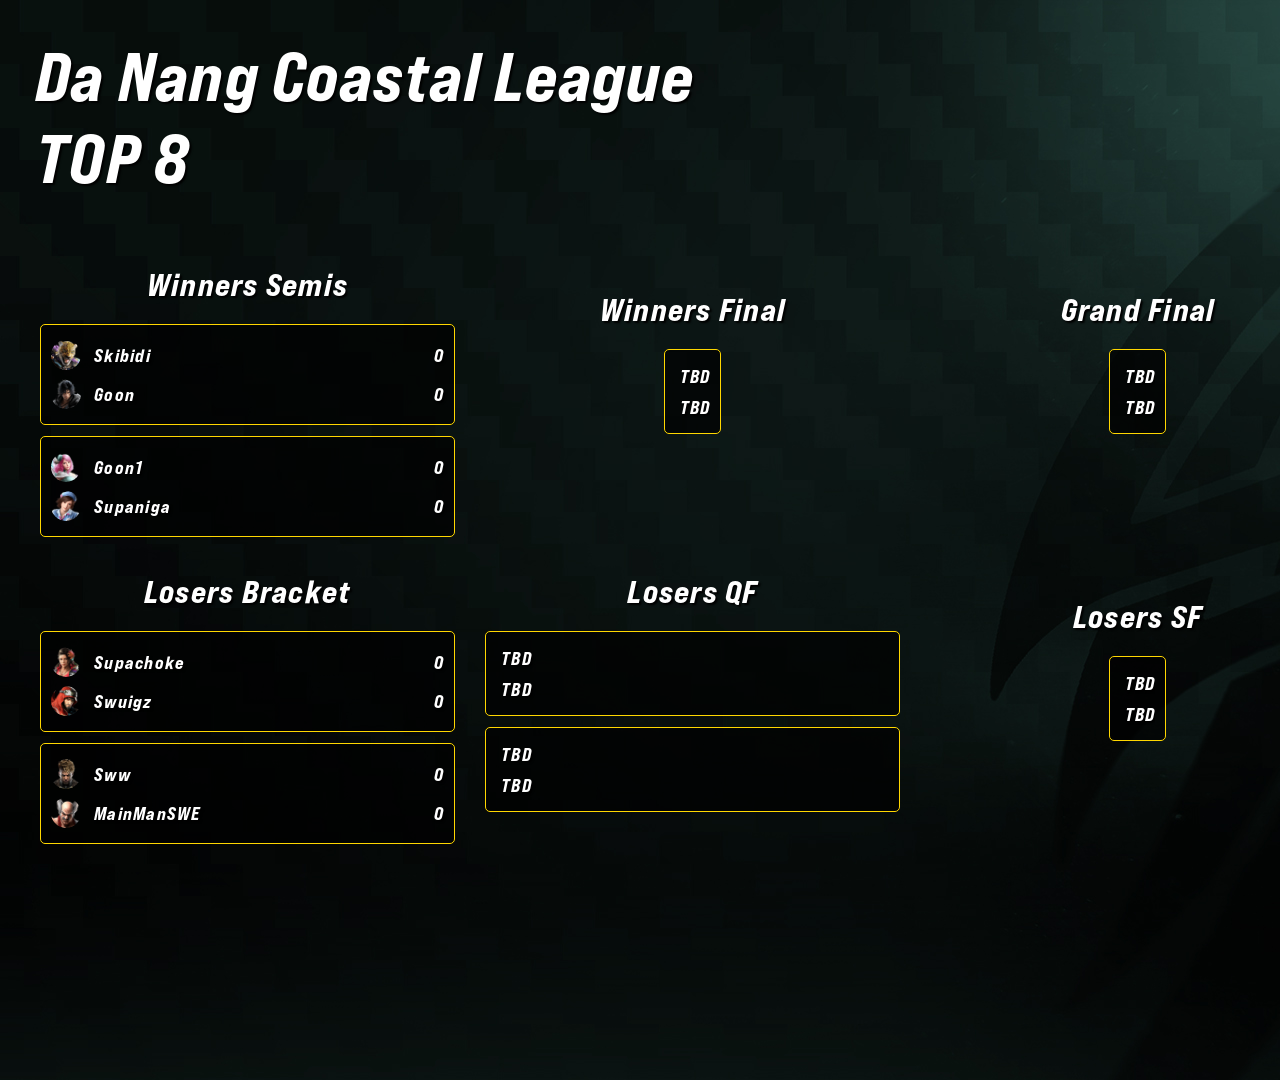
<file: templates/bracket/bracket.html>
<!DOCTYPE html>
<html>
<head>
    <meta charset="UTF-8">
    <link rel="stylesheet" href="../../styles/style.css">
    <style>
        body {
            background-image: url('../../images/bracket_bg.jpg');
			letter-spacing: 1.25px;
			text-shadow: 3px 3px 3px 3px black;
        }
		
        .event-info {
            position: absolute;
            top: 25px;
            left: 35px;
            font-size: 68px;
            font-weight: bold;
            padding: 10px 0px 25px 0px;
            border-radius: 5px;
            z-index: 10;
        }
		
        .bracket {
            position: absolute;
            top: 235px;
            left: 35px;
            right: 20px;
            bottom: 10px;
            overflow-y: auto;
            padding: 20px 0;
            display: flex;
            flex-direction: column;
            gap: 15px;
        }
		

        .winners-row, .losers-row {
            display: grid;
            grid-template-columns: repeat(6, 1fr);
            gap: 20px;
        }
		

        .column {
            border-radius: 8px;
            padding: 5px;
            width: 425px;
        }
		

        .single-match-column {
            padding-top: 30px;   /* adjust this value to move header down */
        }
		
        .column h3 {
            text-align: center;
            margin-bottom: 10px;
            padding: 5px;
            border-radius: 4px;
            font-size: 32px;
        }
        .match-stack {
            display: flex;
            flex-direction: column;
            gap: 1px;
        }
        .single-match-container {
            display: flex;
            align-items: center;
            justify-content: center;
        }
        .match {
            background: rgba(0,0,0,0.7);
            border: 1px solid gold;
            border-radius: 5px;
            margin: 5px 0;
            padding: 8px;
        }
        .player-entry {
            display: flex;
            align-items: center;
            justify-content: space-between;
            margin: 5px 0;
            font-size: 18px;
            padding: 2px;
            border-radius: 3px;
        }
        .winner {
            background: rgba(255,215,0,0.3);
            font-weight: bold;
        }
        .player-name {
            flex: 1;
            white-space: nowrap;
            overflow: hidden;
            text-overflow: ellipsis;
            margin-left: 5px;
        }
        .player-score {
            margin-left: 8px;
            font-weight: bold;
            width: 30px;
            text-align: right;
        }
		
        .country {
            font-size: 10px;
            margin-left: 5px;
            opacity: 0.8;
        }
		
        .character-portrait {
            width: 30px;
            height: 30px;
            object-fit: cover;
            border-radius: 50%;
            margin-right: 8px;
            vertical-align: middle;
        }

        .reset-button {
            background: rgba(255, 0, 0, 0.7);
            color: white;
            border: 1px solid white;
            padding: 5px 10px;
            font-size: 16px;
            cursor: pointer;
            font-family: 'Street Fighter 6', sans-serif;
            border-radius: 4px;
            margin-top: 10px;
            transition: background 0.2s;
        }
        .reset-button:hover {
            background: rgba(255, 0, 0, 1);
        }
    </style>
    <script>
        let bracketData = null;

        async function loadData() {
            try {
                const resp = await fetch('../../data.json');
                const data = await resp.json();
                bracketData = data.bracket;
                renderBracket();
                document.getElementById('eventName').innerText = data.event.name;
            } catch(e) { console.error(e); }
        }

        function getPlayerByIdx(idx) {
            if (idx === undefined || idx === null) return null;
            return bracketData.players[idx] || null;
        }

        function resolveParticipant(participant) {
            if (!participant) return null;
            if (participant.type === 'player') {
                return getPlayerByIdx(participant.index);
            } else if (participant.type === 'match') {
                let match;
                if (participant.matchId in bracketData.matches.winners) {
                    match = bracketData.matches.winners[participant.matchId];
                } else if (participant.matchId in bracketData.matches.losers) {
                    match = bracketData.matches.losers[participant.matchId];
                } else if (participant.matchId === 'GF') {
                    match = bracketData.matches.grandFinal.GF;
                } else {
                    return null;
                }
                if (!match || match.winner === null) return null;
                const side = (participant.outcome === 'winner') ? match.winner : (match.winner === 1 ? 2 : 1);
                const subParticipant = match.participants[side-1];
                return resolveParticipant(subParticipant);
            }
            return null;
        }

        function renderMatch(matchId, matchData, section) {
            const matchDiv = document.createElement('div');
            matchDiv.className = 'match';
            const p1 = resolveParticipant(matchData.participants[0]);
            const p2 = resolveParticipant(matchData.participants[1]);
            const score1 = matchData.score1;
            const score2 = matchData.score2;
            const winner = matchData.winner;
            const p1Win = (winner === 1);
            const p2Win = (winner === 2);

            function createPlayerEntry(player, score, isWinner) {
                const div = document.createElement('div');
                div.className = `player-entry ${isWinner ? 'winner' : ''}`;
                if (player) {
                    const portraitFile = player.character.toLowerCase().replace(/[ .]/g, '');
                    const img = document.createElement('img');
                    img.className = 'character-portrait';
                    img.src = `../../images/character_portraits/${portraitFile}.png`;
                    img.alt = player.character;
                    const nameSpan = document.createElement('span');
                    nameSpan.className = 'player-name';
                    nameSpan.innerHTML = `${player.team} ${player.name} <span class="country">${player.country}</span>`;
                    const scoreSpan = document.createElement('span');
                    scoreSpan.className = 'player-score';
                    scoreSpan.innerText = score;
                    div.appendChild(img);
                    div.appendChild(nameSpan);
                    div.appendChild(scoreSpan);
                } else {
                    div.innerHTML = '<span class="player-name">TBD</span>';
                }
                return div;
            }

            matchDiv.appendChild(createPlayerEntry(p1, score1, p1Win));
            matchDiv.appendChild(createPlayerEntry(p2, score2, p2Win));
            return matchDiv;
        }

        function renderBracket() {
            const container = document.getElementById('bracketContainer');
            container.innerHTML = '';


            const winnersRow = document.createElement('div');
            winnersRow.className = 'winners-row';


            const semisCol = document.createElement('div');
            semisCol.className = 'column';
            semisCol.innerHTML = '<h3>Winners Semis</h3>';
            const semisStack = document.createElement('div');
            semisStack.className = 'match-stack';
            const wsf1 = bracketData.matches.winners['WSF1'];
            if (wsf1) semisStack.appendChild(renderMatch('WSF1', wsf1, 'winners'));
            const wsf2 = bracketData.matches.winners['WSF2'];
            if (wsf2) semisStack.appendChild(renderMatch('WSF2', wsf2, 'winners'));
            semisCol.appendChild(semisStack);
            winnersRow.appendChild(semisCol);


            const wfCol = document.createElement('div');
            wfCol.className = 'column single-match-column';
            wfCol.innerHTML = '<h3>Winners Final</h3>';
            const wfContainer = document.createElement('div');
            wfContainer.className = 'single-match-container';
            const wf = bracketData.matches.winners['WF'];
            if (wf) wfContainer.appendChild(renderMatch('WF', wf, 'winners'));
            wfCol.appendChild(wfContainer);
            winnersRow.appendChild(wfCol);


            const gfCol = document.createElement('div');
            gfCol.className = 'column single-match-column';
            gfCol.innerHTML = '<h3>Grand Final</h3>';
            const gfContainer = document.createElement('div');
            gfContainer.className = 'single-match-container';
            const gfMatch = bracketData.matches.grandFinal.GF;
            if (gfMatch) gfContainer.appendChild(renderMatch('GF', gfMatch, 'grandFinal'));
            gfCol.appendChild(gfContainer);
            winnersRow.appendChild(gfCol);


            let columnCount = 3;


            const resetMatch = bracketData.matches.grandFinal.GF.resetMatch;
            if (resetMatch) {
                const resetCol = document.createElement('div');
                resetCol.className = 'column single-match-column';
                resetCol.innerHTML = '<h3>Grand Final Reset</h3>';
                const resetContainer = document.createElement('div');
                resetContainer.className = 'single-match-container';
                resetContainer.appendChild(renderMatch('Reset', resetMatch, 'grandFinal'));
                resetCol.appendChild(resetContainer);
                winnersRow.appendChild(resetCol);
                columnCount++;
            }


            while (columnCount < 6) {
                const empty = document.createElement('div');
                empty.style.visibility = 'hidden';
                winnersRow.appendChild(empty);
                columnCount++;
            }

            container.appendChild(winnersRow);


            const losersRow = document.createElement('div');
            losersRow.className = 'losers-row';


            const lqfCol = document.createElement('div');
            lqfCol.className = 'column';
            lqfCol.innerHTML = '<h3>Losers Bracket</h3>';
            const lqfStack = document.createElement('div');
            lqfStack.className = 'match-stack';
            const lqf1 = bracketData.matches.losers['LQF1'];
            if (lqf1) lqfStack.appendChild(renderMatch('LQF1', lqf1, 'losers'));
            const lqf2 = bracketData.matches.losers['LQF2'];
            if (lqf2) lqfStack.appendChild(renderMatch('LQF2', lqf2, 'losers'));
            lqfCol.appendChild(lqfStack);
            losersRow.appendChild(lqfCol);


            const lsfCol = document.createElement('div');
            lsfCol.className = 'column';
            lsfCol.innerHTML = '<h3>Losers QF</h3>';
            const lsfStack = document.createElement('div');
            lsfStack.className = 'match-stack';
            const lsf1 = bracketData.matches.losers['LSF1'];
            if (lsf1) lsfStack.appendChild(renderMatch('LSF1', lsf1, 'losers'));
            const lsf2 = bracketData.matches.losers['LSF2'];
            if (lsf2) lsfStack.appendChild(renderMatch('LSF2', lsf2, 'losers'));
            lsfCol.appendChild(lsfStack);
            losersRow.appendChild(lsfCol);


            const lfCol = document.createElement('div');
            lfCol.className = 'column single-match-column';
            lfCol.innerHTML = '<h3>Losers SF</h3>';
            const lfContainer = document.createElement('div');
            lfContainer.className = 'single-match-container';
            const lfMatch = bracketData.matches.losers['LF'];
            if (lfMatch) lfContainer.appendChild(renderMatch('LF', lfMatch, 'losers'));
            lfCol.appendChild(lfContainer);
            losersRow.appendChild(lfCol);


            const llCol = document.createElement('div');
            llCol.className = 'column single-match-column';
            llCol.innerHTML = '<h3>Losers Final</h3>';
            const llContainer = document.createElement('div');
            llContainer.className = 'single-match-container';
            const llMatch = bracketData.matches.losers['LL'];
            if (llMatch) llContainer.appendChild(renderMatch('LL', llMatch, 'losers'));
            llCol.appendChild(llContainer);
            losersRow.appendChild(llCol);


            for (let i = 0; i < 2; i++) {
                const empty = document.createElement('div');
                empty.style.visibility = 'hidden';
                losersRow.appendChild(empty);
            }

            container.appendChild(losersRow);
        }

        setInterval(loadData, 2000);
        window.onload = loadData;
    </script>
</head>
<body>
    <div class="event-info">
        <div id="eventName"></div>
        <div>TOP 8</div>
    </div>
    <div id="bracketContainer" class="bracket"></div>
</body>
</html>
</file>
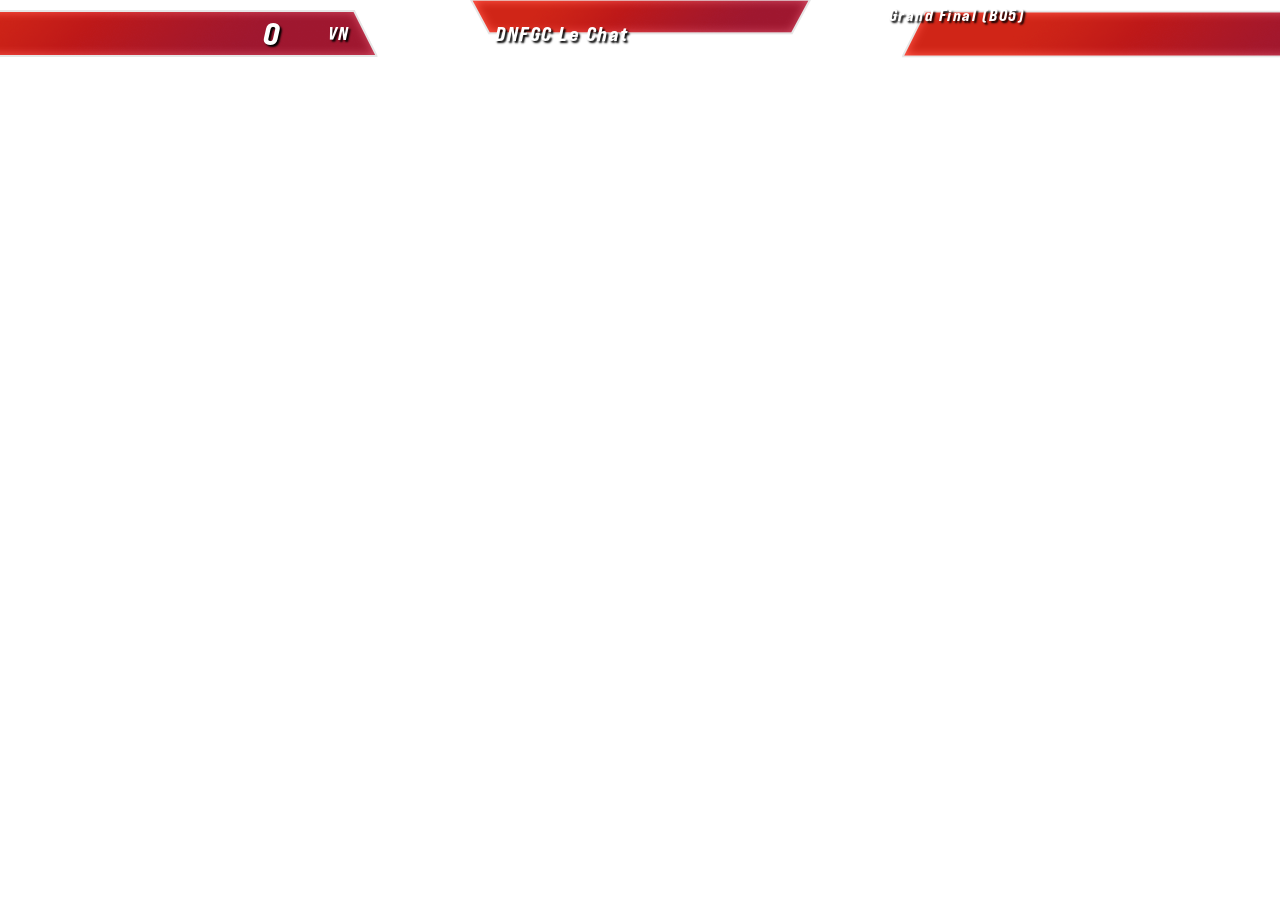
<file: templates/scoreboard/scoreboard.html>
<!DOCTYPE html>
<html>
<head>
    <meta charset="UTF-8">
    <link rel="stylesheet" href="../../styles/style.css">
    <style>
        body {
            height: 100px;
            background-image: url('../../images/scoreboard.png');
            font-weight: bold;
        }
        .scoreboard {
            position: relative;
            width: 100%;
            height: 100%;
        }
        .p1-score, .p1-country, .p1-team-name,
        .match-info, .p2-team-name, .p2-country, .p2-score {
            position: absolute;
            text-align: center;
            white-space: nowrap;
            overflow: hidden;
            text-overflow: ellipsis;
        }

        .p1-score, .p1-country, .p1-team-name,
        .p2-team-name, .p2-country, .p2-score {
            line-height: 45px;
            top: 11px;
            height: 45px;
        }
        .p1-score {
            left: 253px;
            width: 37px;
        }
        .p1-country {
            left: 320px;
            width: 37px;
        }
        .p1-team-name {
            left: 383px;
            width: 358px;
        }
        .p2-team-name {
            left: 1173px;
            width: 358px;
        }
        .p2-country {
            left: 1557px;
            width: 37px;
        }
        .p2-score {
            left: 1630px;
            width: 37px;
        }
        .match-info {
            left: 904px;
            width: 106px;
            top: 5px;                /* moved up 20px */
            display: flex;
            flex-direction: row;
            justify-content: center;
            height: auto;             /* let content determine height */
            overflow: visible;        /* ensure text is not clipped */
            white-space: normal;      /* allow line breaks */
        }
        .p1-score, .p2-score {
            font-size: 32px;
        }
        .p1-country, .p2-country {
            font-size: 18px;
        }
        .p1-team-name, .p2-team-name {
            font-size: 20px;
        }
        #bestOf {
            font-size: 16px;
            white-space: nowrap;
            overflow: visible;
        }
    </style>
    <script>
        async function loadData() {
            try {
                const resp = await fetch('../../data.json');
                const data = await resp.json();

                document.getElementById('p1Score').innerText = data.scoreboard.p1.score;
                document.getElementById('p1Country').innerText = data.scoreboard.p1.country;
                document.getElementById('p1TeamName').innerText = `${data.scoreboard.p1.team} ${data.scoreboard.p1.name}`;

                document.getElementById('bestOf').innerText = data.event.best_of;

                document.getElementById('p2TeamName').innerText = `${data.scoreboard.p2.team} ${data.scoreboard.p2.name}`;
                document.getElementById('p2Country').innerText = data.scoreboard.p2.country;
                document.getElementById('p2Score').innerText = data.scoreboard.p2.score;
                

                resizeTextToFit(document.querySelector('.p1-country'), 8, 18);
                resizeTextToFit(document.querySelector('.p1-team-name'), 10, 20);
                resizeTextToFit(document.querySelector('.p2-team-name'), 10, 20);
                resizeTextToFit(document.querySelector('.p2-country'), 8, 18);
                

                //resizeTextToFit(document.getElementById('bestOf'), 10, 24);
            } catch(e) { console.error(e); }
        }
        
        function resizeTextToFit(element, minFontSize, maxFontSize) {
            if (!element) return;
            let originalText = element.innerText;
            if (!originalText) return;
            let fontSize = maxFontSize;
            element.style.fontSize = fontSize + 'px';
            while (element.scrollWidth > element.clientWidth && fontSize > minFontSize) {
                fontSize -= 1;
                element.style.fontSize = fontSize + 'px';
            }
            if (element.scrollWidth > element.clientWidth) {
                element.style.textOverflow = 'ellipsis';
            } else {
                element.style.textOverflow = 'clip';
            }
        }
        
        setInterval(loadData, 1000);
        window.onload = loadData;
    </script>
</head>
<body>
    <div class="scoreboard">
        <div class="p1-score" id="p1Score"></div>
        <div class="p1-country" id="p1Country"></div>
        <div class="p1-team-name" id="p1TeamName"></div>
        <div class="match-info">
            <div id="bestOf"></div>
        </div>
        <div class="p2-team-name" id="p2TeamName"></div>
        <div class="p2-country" id="p2Country"></div>
        <div class="p2-score" id="p2Score"></div>
    </div>
</body>
</html>
</file>
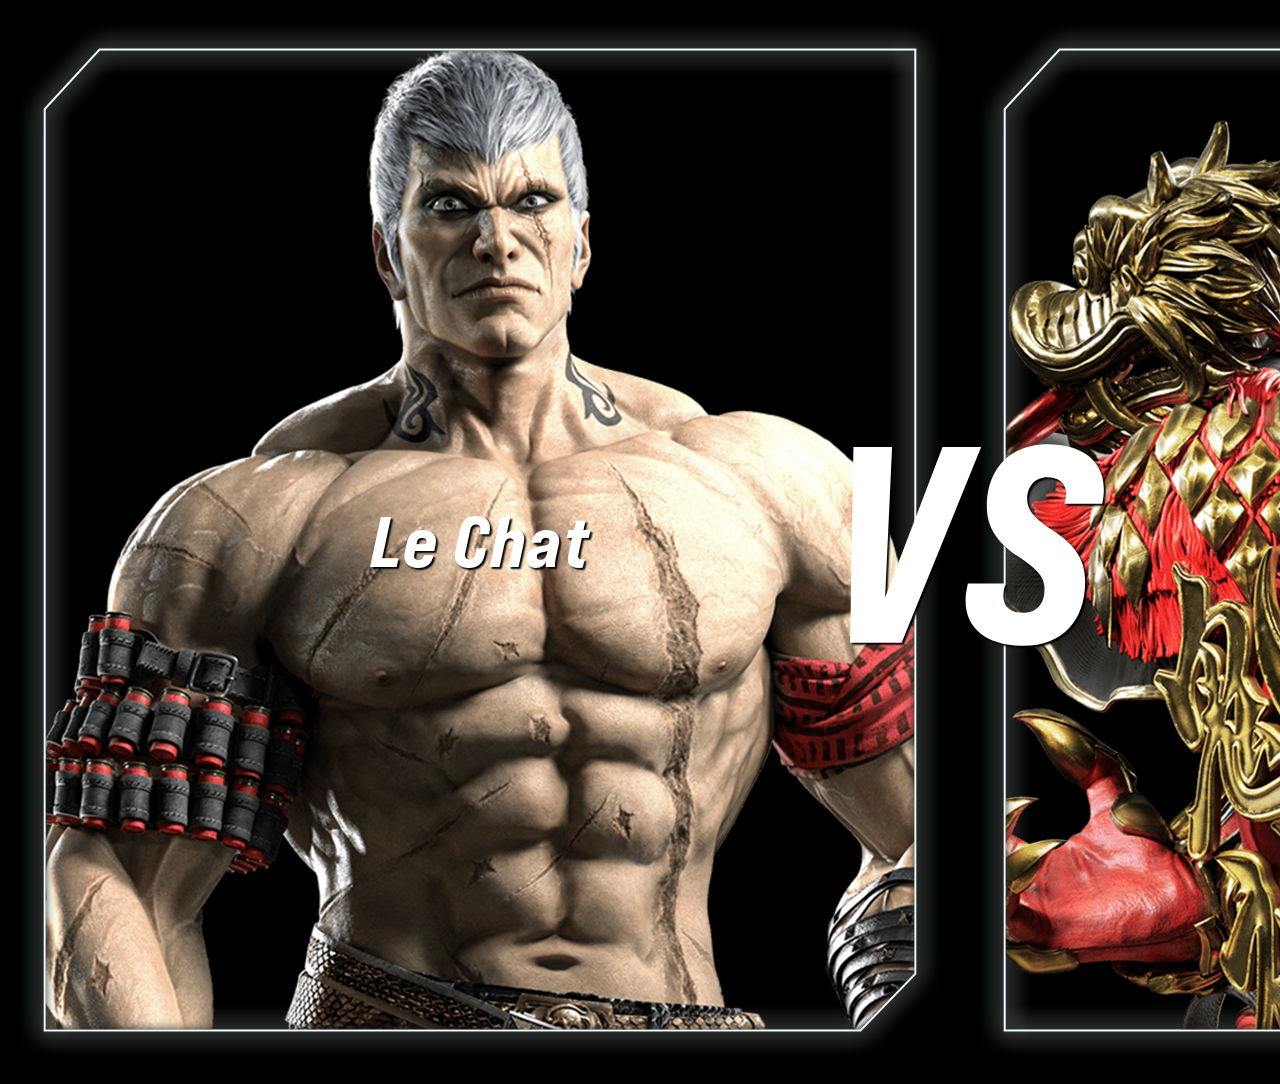
<file: templates/vs/vs.html>
<!DOCTYPE html>
<html>
<head>
    <meta charset="UTF-8">
    <link rel="stylesheet" href="../../styles/style.css">
    <style>
        body {
            background-color: black;
            background-image: none;
        }
        .video-background {
            position: absolute;
            top: 0;
            left: 0;
            width: 100%;
            height: 100%;
            pointer-events: none;
            z-index: 1; /* Lowest layer */
        }
        .background-video {
            width: 100%;
            height: 100%;
            object-fit: cover;
        }
        .container {
            display: flex;
            width: 100%;
            height: 100%;
            position: relative;
            z-index: 2; /* Above video */
        }
        .player {
            flex: 1;
            position: relative;
            overflow: hidden;
        }
        .character-img {
            width: 100%;
            height: 100%;
            object-fit: cover;
        }
        .player-name {
            position: absolute;
            left: 50%;
            top: 50%;
            transform: translate(-50%, -50%);
            padding: 12px 24px;
            border-radius: 12px;
            white-space: nowrap;
            font-weight: bold;
            font-size: 48px;
            text-align: center;
        }
        .vs {
            position: absolute;
            left: 50%;
            top: 50%;
            transform: translate(-50%, -50%);
            font-size: 280px;
            font-weight: bold;
            padding: 20px 40px;
            border-radius: 20px;
            z-index: 3;
            white-space: nowrap;
        }
    </style>
    <script>
        async function loadData() {
            try {
                const resp = await fetch('../../data.json');
                const data = await resp.json();
                document.getElementById('p1Name').innerText = data.vs.p1.name;
                document.getElementById('p2Name').innerText = data.vs.p2.name;
                const p1Char = data.vs.p1.character.toLowerCase().replace(/[ .]/g, '');
                const p2Char = data.vs.p2.character.toLowerCase().replace(/[ .]/g, '');
                document.getElementById('p1Char').src = `../../images/characters/${p1Char}.png`;
                document.getElementById('p2Char').src = `../../images/characters/${p2Char}.png`;

                resizeTextToFit(document.getElementById('p1Name'), 20, 72);
                resizeTextToFit(document.getElementById('p2Name'), 20, 72);
            } catch(e) { console.error(e); }
        }

        function resizeTextToFit(element, minFontSize, maxFontSize) {
            if (!element) return;
            const containerWidth = element.parentElement.clientWidth;
            let fontSize = maxFontSize;
            element.style.fontSize = fontSize + 'px';
            while (element.scrollWidth > containerWidth * 0.9 && fontSize > minFontSize) {
                fontSize -= 1;
                element.style.fontSize = fontSize + 'px';
            }
        }

        setInterval(loadData, 1000);
        window.onload = loadData;
    </script>
</head>
<body>
    <div class="video-background">
        <video class="background-video" autoplay loop muted playsinline>
            <source src="../../images/versus.mp4" type="video/mp4">
        </video>
    </div>
    <div class="container">
        <div class="player">
            <img id="p1Char" class="character-img" alt="Character">
            <div class="player-name" id="p1Name"></div>
        </div>
        <div class="vs">VS</div>
        <div class="player">
            <img id="p2Char" class="character-img" alt="Character">
            <div class="player-name" id="p2Name"></div>
        </div>
    </div>
</body>
</html>
</file>
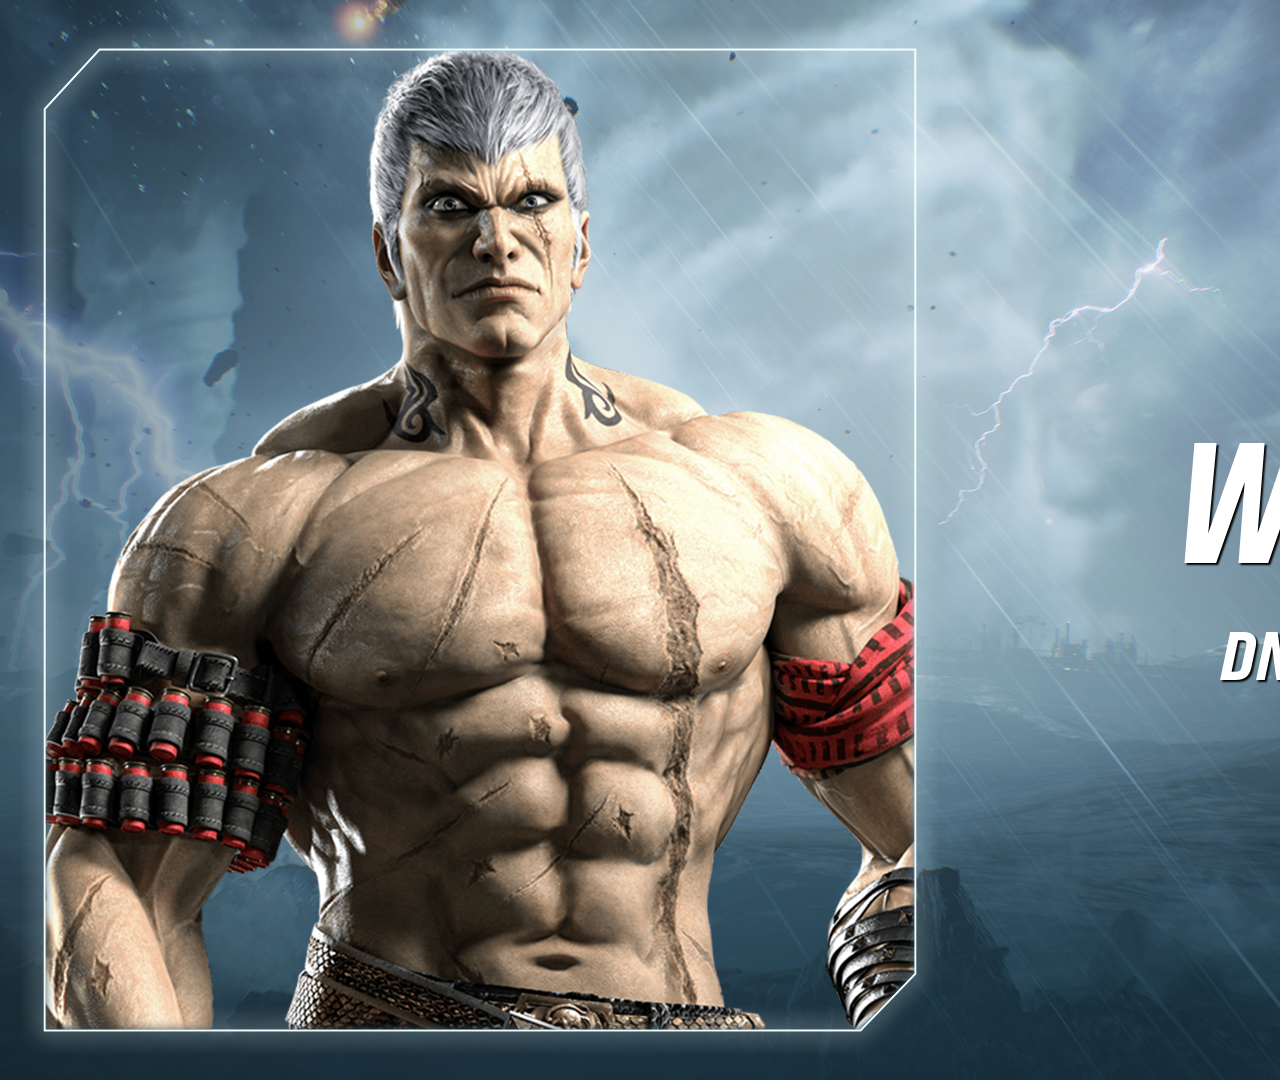
<file: templates/winner/winner.html>
<!DOCTYPE html>
<html>
<head>
    <meta charset="UTF-8">
    <link rel="stylesheet" href="../../styles/style.css">
    <style>
        body {
            background-image: url('../../images/T_UI_PF_BG_150.png');
        }
        .split {
            display: flex;
            width: 100%;
            height: 100%;
        }
        .character-side {
            flex: 1;
            position: relative;
            display: flex;
            align-items: center;
            justify-content: center;
        }
        .character-img {
            max-width: 100%;
            max-height: 100%;
            width: auto;
            height: auto;
            object-fit: contain;
        }
        .text-side {
            flex: 1;
            display: flex;
            flex-direction: column;
            justify-content: center;
            align-items: center;
            text-align: center;
            z-index: 2;
        }
        .winner-text {
            font-size: 370px;
            font-weight: bold;
            padding: 10px 20px;
            border-radius: 15px;
            margin-bottom: 0;
            white-space: nowrap;
        }
        .player-info {
            border-radius: 15px;
            font-size: 68px;
            font-weight: bold;
            white-space: nowrap;
            margin-top: 0;
        }
    </style>
    <script>
        async function loadData() {
            try {
                const resp = await fetch('../../data.json');
                const data = await resp.json();
                const charFile = data.winner.character.toLowerCase().replace(/[ .]/g, '');
                document.getElementById('winnerChar').src = `../../images/characters/${charFile}.png`;
                

                const country = data.winner.country || '';
                const team = data.winner.team || '';
                const player = data.winner.winner || '';
                let infoParts = [];
                if (country) infoParts.push(country);
                if (team) infoParts.push(team);
                if (player) infoParts.push(player);
                const infoText = infoParts.join(' · ');
                document.getElementById('playerInfo').innerText = infoText;

                resizeTextToFit(document.querySelector('.winner-text'), 60, 370);
                resizeTextToFit(document.getElementById('playerInfo'), 20, 68);
            } catch(e) { console.error(e); }
        }

        function resizeTextToFit(element, minFontSize, maxFontSize) {
            if (!element) return;
            const maxWidth = window.innerWidth * 0.45;
            let fontSize = maxFontSize;
            element.style.fontSize = fontSize + 'px';
            while (element.scrollWidth > maxWidth && fontSize > minFontSize) {
                fontSize -= 1;
                element.style.fontSize = fontSize + 'px';
            }
        }

        setInterval(loadData, 1000);
        window.onload = loadData;
    </script>
</head>
<body>
    <div class="split">
        <div class="character-side">
            <img id="winnerChar" class="character-img" alt="Character">
        </div>
        <div class="text-side">
            <div class="winner-text">WINNER</div>
            <div class="player-info" id="playerInfo"></div>
        </div>
    </div>
</body>
</html>
</file>
<file: styles/style.css>
@font-face {
    font-family: 'Tekken';
    src: url('fonts/Bebas-Neue-Pro-Expanded-ExtraBold-Italic-BF66cf3d7962375.ttf') format('truetype');
    font-weight: normal;
    font-style: normal;
}

* {
    margin: 0;
    padding: 0;
    box-sizing: border-box;
}

body {
    width: 1920px;
    height: 1080px;
    font-family: 'Tekken', sans-serif;
    color: white;
    text-shadow: 2px 2px 2px black;
    overflow: hidden;
    position: relative;
    letter-spacing: 1.5px;
    background-size: cover;
    background-position: center center;
    background-repeat: no-repeat;
}
</file>
